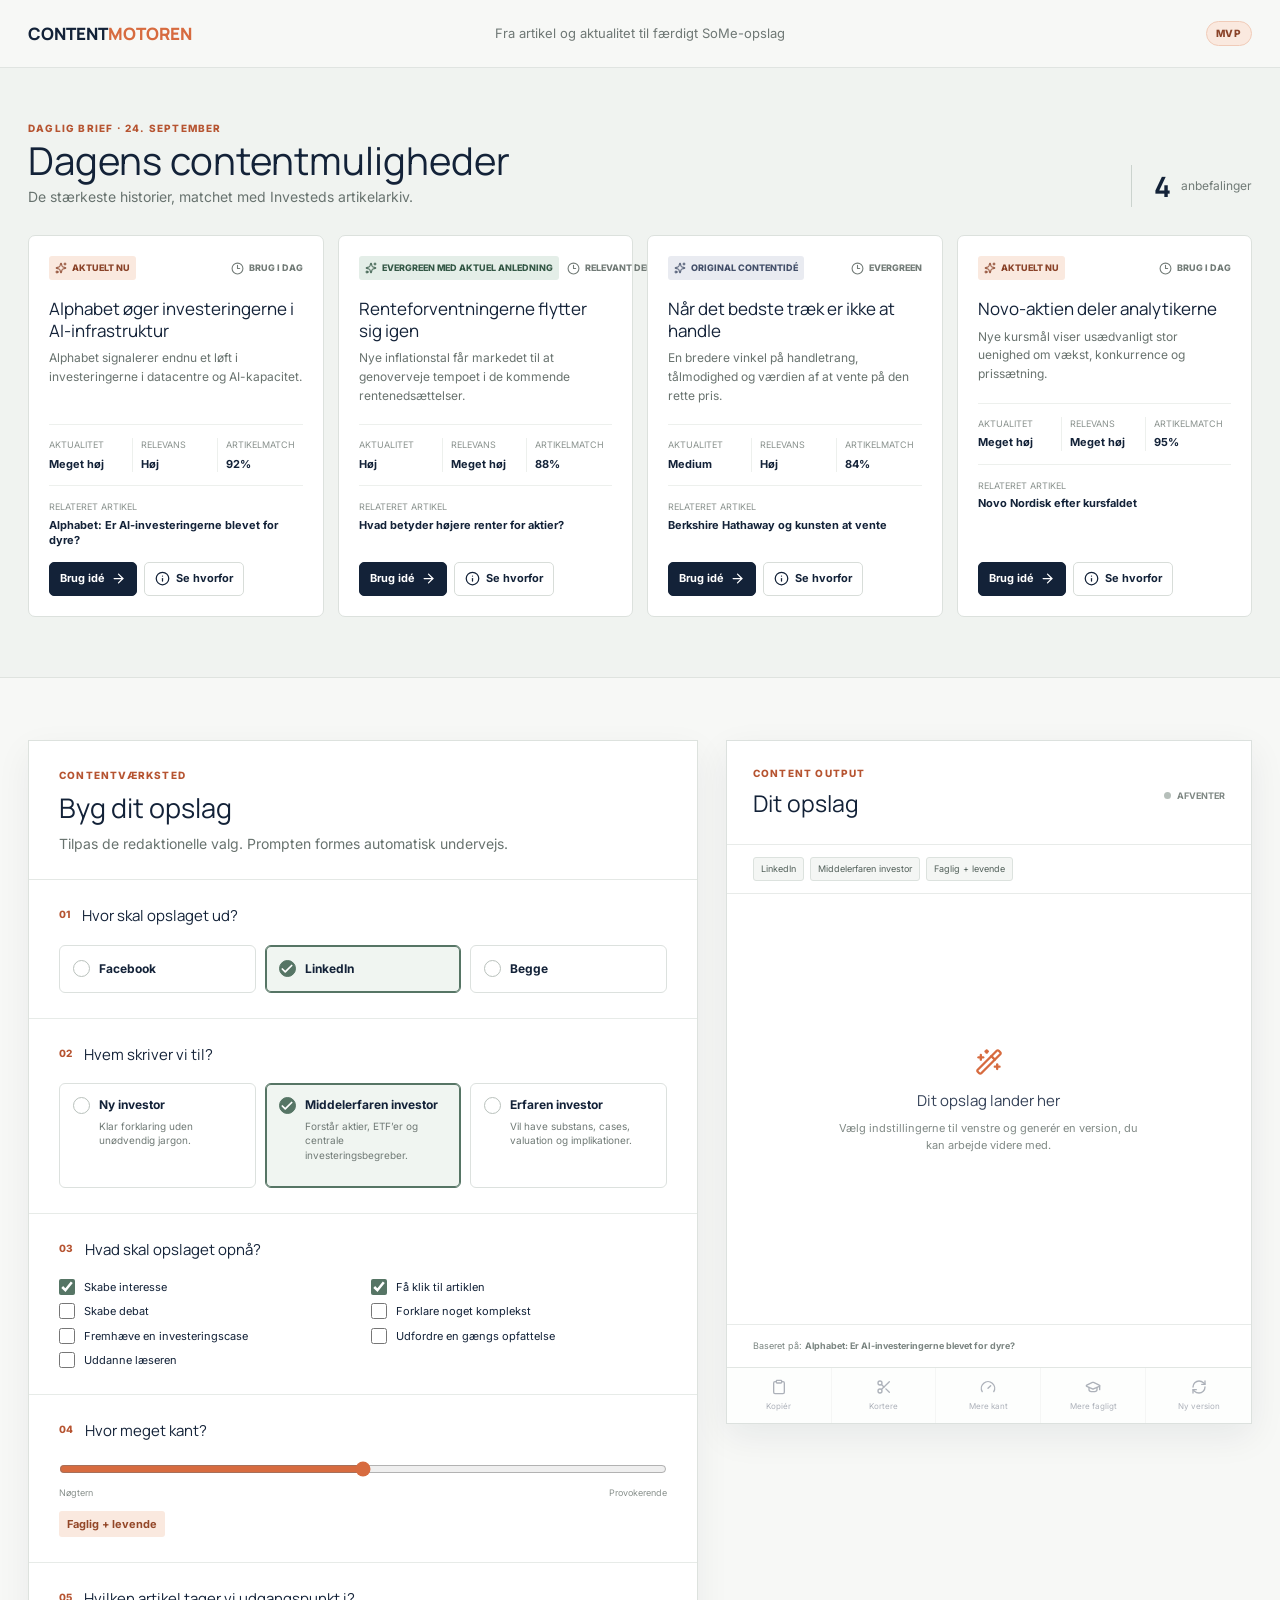
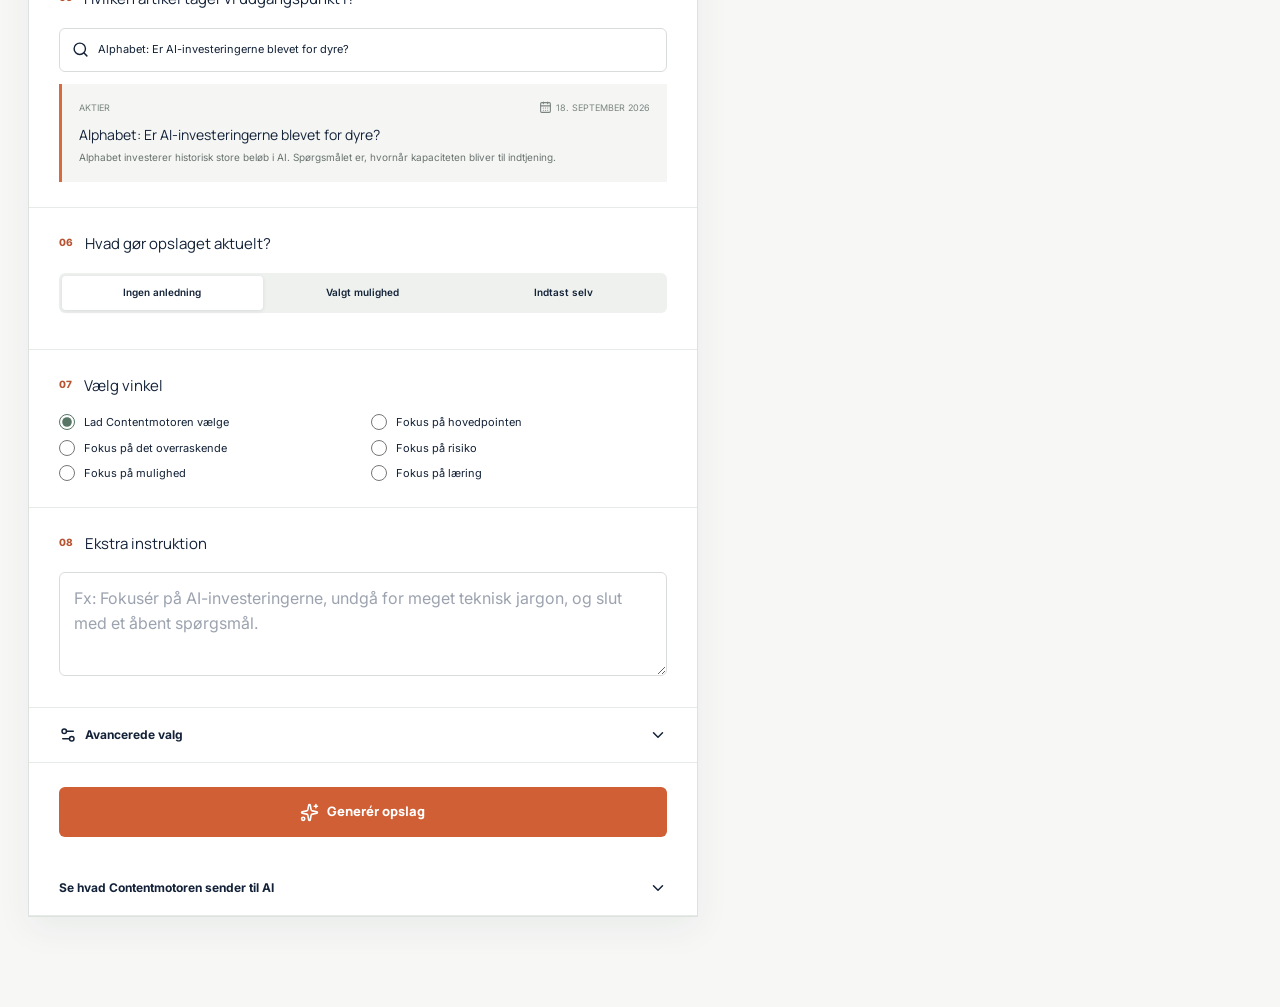
<file: index.html>
<!doctype html>
<html lang="da">
  <head>
    <meta charset="UTF-8" />
    <meta name="viewport" content="width=device-width, initial-scale=1.0" />
    <meta name="theme-color" content="#f7f8f6" />
    <title>Contentmotoren</title>
    <script type="module" crossorigin src="./app.js"></script>
    <link rel="stylesheet" crossorigin href="./app.css">
  </head>
  <body>
    <div id="root"></div>
  </body>
</html>
</file>
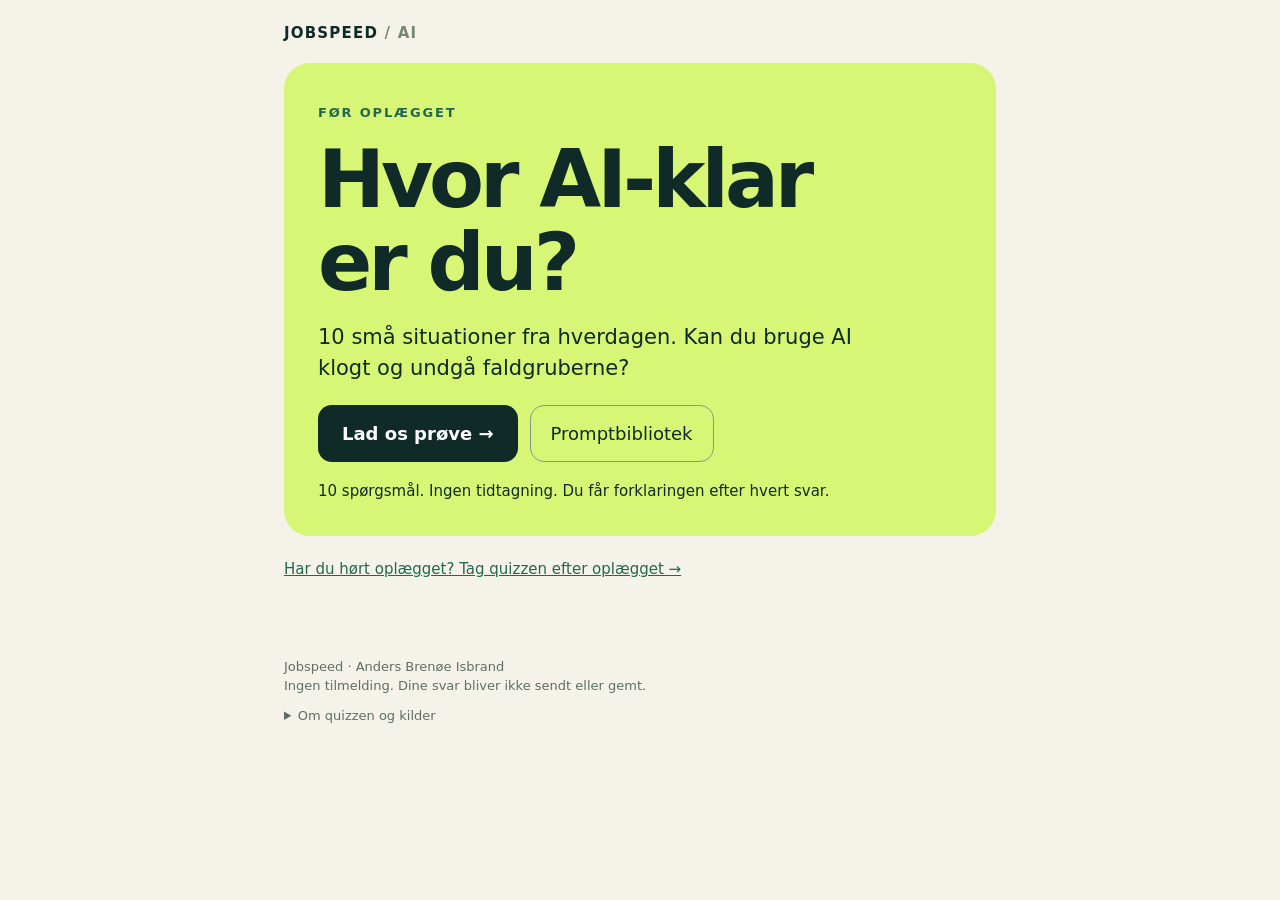
<file: ai/index.html>
<!doctype html><html lang="da"><head><meta charset="utf-8"><meta name="viewport" content="width=device-width,initial-scale=1"><meta name="theme-color" content="#102b27"><meta name="description" content="10 små situationer fra hverdagen. Prøv Jobspeeds gratis quiz om at bruge AI klogt og sikkert."><title>AI-klar? · Jobspeed</title><style>
:root{--bg:#f5f3e9;--ink:#102b27;--green:#23674f;--lime:#d7f675;--muted:#5f6d66;--line:#d9ded2}*{box-sizing:border-box}body{margin:0;background:var(--bg);color:var(--ink);font:18px/1.5 system-ui,sans-serif}header{max-width:760px;margin:auto;padding:22px 24px 0}.brand{font-weight:900;letter-spacing:.08em;font-size:15px}.brand span{color:#748773}main{max-width:760px;margin:18px auto;padding:0 24px 40px}h1{font-size:clamp(44px,9vw,80px);letter-spacing:-.05em;line-height:1.04;margin:14px 0 18px}h2{font-size:clamp(24px,4vw,34px);line-height:1.22;letter-spacing:-.02em;margin:12px 0 22px}h1:focus,h2:focus{outline:none}h3{margin:0 0 4px;font-size:21px}p{margin:8px 0 18px}.eyebrow{font-size:13px;text-transform:uppercase;letter-spacing:.14em;font-weight:800;color:var(--green)}.lead{font-size:21px;max-width:560px}.small{font-size:15px;margin:18px 0 0}.muted{color:var(--muted);font-size:15px}a{color:var(--green)}button,a{touch-action:manipulation}button{font:inherit;cursor:pointer}button:focus-visible,a:focus-visible,summary:focus-visible{outline:3px solid #bd5500;outline-offset:4px}.primary{border:0;border-radius:14px;padding:15px 24px;background:var(--ink);color:#fff;font-weight:750;min-height:54px}.primary:hover{background:var(--green)}.secondary{display:inline-flex;align-items:center;min-height:54px;background:transparent;border:1px solid #87998e;border-radius:14px;padding:13px 20px;color:var(--ink);text-decoration:none}.secondary:hover{background:#ffffff80}.hero{background:var(--lime);padding:34px;border-radius:26px;margin-bottom:22px}.hero .muted{color:var(--ink);margin:18px 0 0}.hero a{color:var(--ink)}.actions{display:flex;gap:12px;flex-wrap:wrap;margin-top:20px}.progress{height:8px;background:#dde3d8;border-radius:20px;overflow:hidden;margin:12px 0 24px}.progress>div{height:100%;background:var(--green);transition:width .3s}.meta{display:flex;justify-content:space-between;font-size:14px;font-weight:750}.card{background:#fff;border:1px solid var(--line);border-radius:22px;padding:28px;margin-bottom:22px}.answers{display:grid;gap:10px}.answer{text-align:left;display:flex;align-items:center;gap:14px;width:100%;border:2px solid #e1e6df;background:#fff;color:var(--ink);padding:15px;border-radius:14px;font-size:17px;min-height:58px}.answer:not(:disabled):hover{background:#f1f6df;border-color:#72985a}.letter{flex-shrink:0;border-radius:9px;background:#eff2ea;width:32px;height:32px;display:grid;place-items:center;font-weight:800}.answer:disabled{cursor:default;opacity:1}.answer.correct{background:#e7f5d4;border-color:#547b23}.answer.wrong{background:#fff0e7;border-color:#b65d32}.verdict{font-size:13px;font-weight:800;margin-left:auto;white-space:nowrap}.feedback{border-left:4px solid var(--green);padding:4px 0 4px 18px;margin:22px 0 0}.feedback p{margin:6px 0}.rule{background:#f1f6df;border-radius:10px;padding:10px 12px}.hint{margin:18px 0 0;font-size:15px;color:var(--muted)}.hint p{margin:8px 0 0}summary{cursor:pointer}.score{font-size:80px;line-height:1;font-weight:900;letter-spacing:-.06em;margin:6px 0 12px}.score span{font-size:32px}.rules{margin:0;padding:0;list-style:none;counter-reset:r}.rules li{counter-increment:r;display:flex;gap:12px;align-items:baseline;padding:13px 0;border-top:1px solid var(--line);font-size:17px}.rules li::before{content:counter(r);flex-shrink:0;width:24px;font-weight:800;color:var(--green)}.rules li span:first-of-type{flex:1}.tag{font-size:12px;font-weight:800;color:var(--green);white-space:nowrap}.rules .new .tag{color:#a04e22}footer{max-width:760px;margin:auto;padding:0 24px 32px;font-size:13px;color:var(--muted)}footer a{color:inherit}.confetti{position:fixed;inset:0;pointer-events:none;overflow:hidden}.confetti i{position:absolute;width:10px;height:18px;animation:fall 1.8s ease-in forwards}@keyframes fall{from{transform:translateY(-50px) rotate(0)}to{transform:translateY(105vh) rotate(480deg)}}@media(prefers-reduced-motion:reduce){*{animation:none!important;transition:none!important}.confetti{display:none}}@media(max-width:560px){header{padding:16px 16px 0}main{padding:0 16px 32px;margin-top:12px}.hero{padding:24px}.card{padding:20px}.answer{padding:13px;font-size:16px}.lead{font-size:19px}.verdict{font-size:11px}.rules li{flex-wrap:wrap}.rules .tag{margin-left:36px}}[hidden]{display:none!important}
</style></head><body data-quiz="intro"><header><div class="brand">JOBSPEED<span> / AI</span></div></header><main id="app"></main><footer>Jobspeed · Anders Brenøe Isbrand<br>Ingen tilmelding. Dine svar bliver ikke sendt eller gemt.<details style="margin-top:10px"><summary>Om quizzen og kilder</summary><p>Ét rigtigt svar pr. spørgsmål. 100 point pr. rigtigt svar og ingen ekstra point for at være hurtig. Spørgsmålene bygger på Jobspeeds undervisning i AI.</p><a href="https://digst.dk/kunstig-intelligens/guides-til-brug-af-kunstig-intelligens/guide-til-borgere/" target="_blank" rel="noopener">Digitaliseringsstyrelsen: guide til borgere</a> · <a href="https://help.openai.com/en/articles/10032626-prompt-engineering-best-practices-for-chatgpt" target="_blank" rel="noopener">OpenAI: gode prompts</a> · <a href="https://www.anthropic.com/engineering/building-effective-agents" target="_blank" rel="noopener">Anthropic: AI, der handler selv</a></details></footer><script src="quiz.js"></script></body></html>
</file>
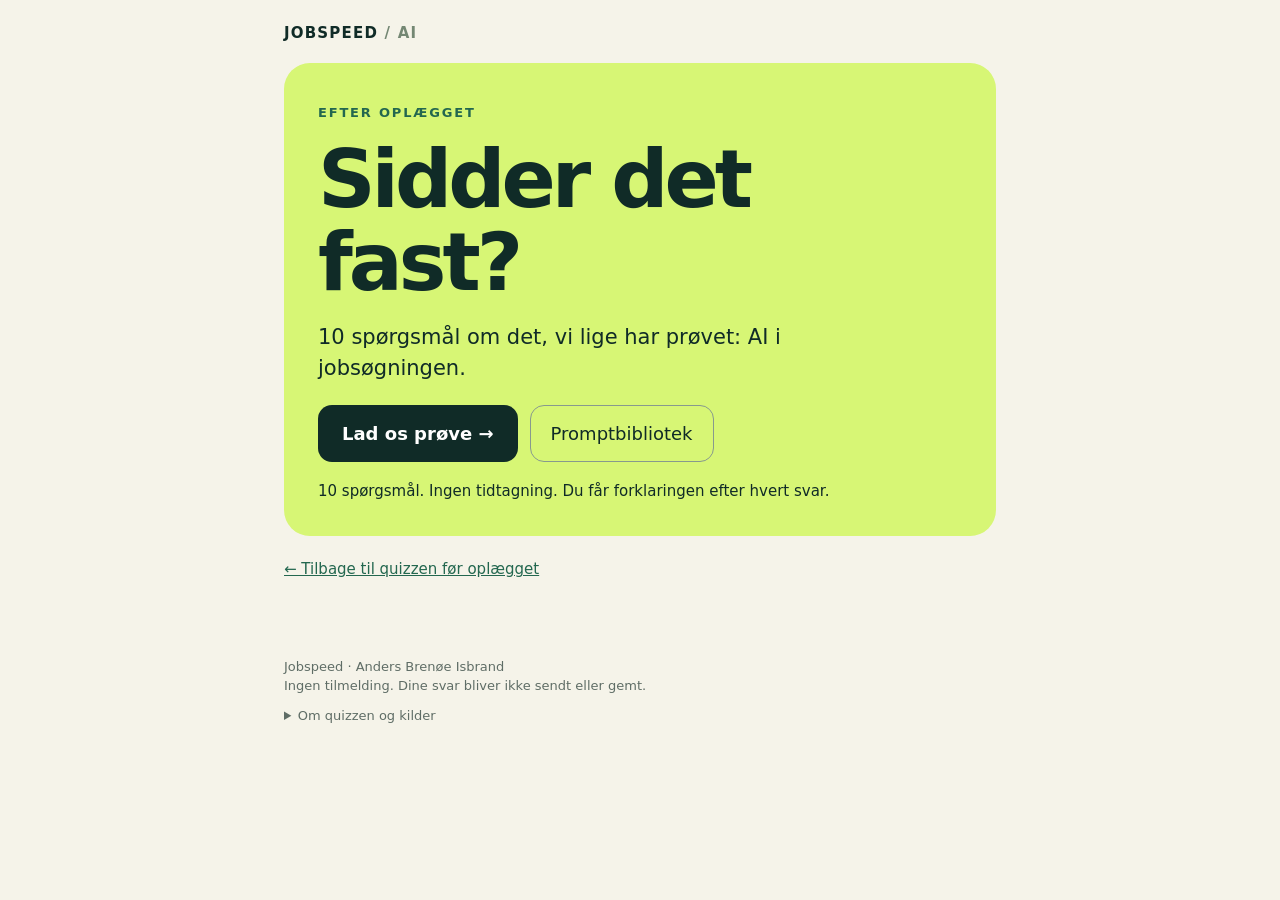
<file: ai/efter.html>
<!doctype html><html lang="da"><head><meta charset="utf-8"><meta name="viewport" content="width=device-width,initial-scale=1"><meta name="theme-color" content="#102b27"><meta name="description" content="10 spørgsmål efter oplægget om AI i jobsøgningen. Gratis og uden tilmelding."><title>Sidder det fast? · Jobspeed</title><style>
:root{--bg:#f5f3e9;--ink:#102b27;--green:#23674f;--lime:#d7f675;--muted:#5f6d66;--line:#d9ded2}*{box-sizing:border-box}body{margin:0;background:var(--bg);color:var(--ink);font:18px/1.5 system-ui,sans-serif}header{max-width:760px;margin:auto;padding:22px 24px 0}.brand{font-weight:900;letter-spacing:.08em;font-size:15px}.brand span{color:#748773}main{max-width:760px;margin:18px auto;padding:0 24px 40px}h1{font-size:clamp(44px,9vw,80px);letter-spacing:-.05em;line-height:1.04;margin:14px 0 18px}h2{font-size:clamp(24px,4vw,34px);line-height:1.22;letter-spacing:-.02em;margin:12px 0 22px}h1:focus,h2:focus{outline:none}h3{margin:0 0 4px;font-size:21px}p{margin:8px 0 18px}.eyebrow{font-size:13px;text-transform:uppercase;letter-spacing:.14em;font-weight:800;color:var(--green)}.lead{font-size:21px;max-width:560px}.small{font-size:15px;margin:18px 0 0}.muted{color:var(--muted);font-size:15px}a{color:var(--green)}button,a{touch-action:manipulation}button{font:inherit;cursor:pointer}button:focus-visible,a:focus-visible,summary:focus-visible{outline:3px solid #bd5500;outline-offset:4px}.primary{border:0;border-radius:14px;padding:15px 24px;background:var(--ink);color:#fff;font-weight:750;min-height:54px}.primary:hover{background:var(--green)}.secondary{display:inline-flex;align-items:center;min-height:54px;background:transparent;border:1px solid #87998e;border-radius:14px;padding:13px 20px;color:var(--ink);text-decoration:none}.secondary:hover{background:#ffffff80}.hero{background:var(--lime);padding:34px;border-radius:26px;margin-bottom:22px}.hero .muted{color:var(--ink);margin:18px 0 0}.hero a{color:var(--ink)}.actions{display:flex;gap:12px;flex-wrap:wrap;margin-top:20px}.progress{height:8px;background:#dde3d8;border-radius:20px;overflow:hidden;margin:12px 0 24px}.progress>div{height:100%;background:var(--green);transition:width .3s}.meta{display:flex;justify-content:space-between;font-size:14px;font-weight:750}.card{background:#fff;border:1px solid var(--line);border-radius:22px;padding:28px;margin-bottom:22px}.answers{display:grid;gap:10px}.answer{text-align:left;display:flex;align-items:center;gap:14px;width:100%;border:2px solid #e1e6df;background:#fff;color:var(--ink);padding:15px;border-radius:14px;font-size:17px;min-height:58px}.answer:not(:disabled):hover{background:#f1f6df;border-color:#72985a}.letter{flex-shrink:0;border-radius:9px;background:#eff2ea;width:32px;height:32px;display:grid;place-items:center;font-weight:800}.answer:disabled{cursor:default;opacity:1}.answer.correct{background:#e7f5d4;border-color:#547b23}.answer.wrong{background:#fff0e7;border-color:#b65d32}.verdict{font-size:13px;font-weight:800;margin-left:auto;white-space:nowrap}.feedback{border-left:4px solid var(--green);padding:4px 0 4px 18px;margin:22px 0 0}.feedback p{margin:6px 0}.rule{background:#f1f6df;border-radius:10px;padding:10px 12px}.hint{margin:18px 0 0;font-size:15px;color:var(--muted)}.hint p{margin:8px 0 0}summary{cursor:pointer}.score{font-size:80px;line-height:1;font-weight:900;letter-spacing:-.06em;margin:6px 0 12px}.score span{font-size:32px}.rules{margin:0;padding:0;list-style:none;counter-reset:r}.rules li{counter-increment:r;display:flex;gap:12px;align-items:baseline;padding:13px 0;border-top:1px solid var(--line);font-size:17px}.rules li::before{content:counter(r);flex-shrink:0;width:24px;font-weight:800;color:var(--green)}.rules li span:first-of-type{flex:1}.tag{font-size:12px;font-weight:800;color:var(--green);white-space:nowrap}.rules .new .tag{color:#a04e22}footer{max-width:760px;margin:auto;padding:0 24px 32px;font-size:13px;color:var(--muted)}footer a{color:inherit}.confetti{position:fixed;inset:0;pointer-events:none;overflow:hidden}.confetti i{position:absolute;width:10px;height:18px;animation:fall 1.8s ease-in forwards}@keyframes fall{from{transform:translateY(-50px) rotate(0)}to{transform:translateY(105vh) rotate(480deg)}}@media(prefers-reduced-motion:reduce){*{animation:none!important;transition:none!important}.confetti{display:none}}@media(max-width:560px){header{padding:16px 16px 0}main{padding:0 16px 32px;margin-top:12px}.hero{padding:24px}.card{padding:20px}.answer{padding:13px;font-size:16px}.lead{font-size:19px}.verdict{font-size:11px}.rules li{flex-wrap:wrap}.rules .tag{margin-left:36px}}[hidden]{display:none!important}
</style></head><body data-quiz="outro"><header><div class="brand">JOBSPEED<span> / AI</span></div></header><main id="app"></main><footer>Jobspeed · Anders Brenøe Isbrand<br>Ingen tilmelding. Dine svar bliver ikke sendt eller gemt.<details style="margin-top:10px"><summary>Om quizzen og kilder</summary><p>Ét rigtigt svar pr. spørgsmål. 100 point pr. rigtigt svar og ingen ekstra point for at være hurtig. Spørgsmålene bygger på Jobspeeds undervisning i AI.</p><a href="https://digst.dk/kunstig-intelligens/guides-til-brug-af-kunstig-intelligens/guide-til-borgere/" target="_blank" rel="noopener">Digitaliseringsstyrelsen: guide til borgere</a> · <a href="https://help.openai.com/en/articles/10032626-prompt-engineering-best-practices-for-chatgpt" target="_blank" rel="noopener">OpenAI: gode prompts</a> · <a href="https://www.anthropic.com/engineering/building-effective-agents" target="_blank" rel="noopener">Anthropic: AI, der handler selv</a></details></footer><script src="quiz.js"></script></body></html>
</file>
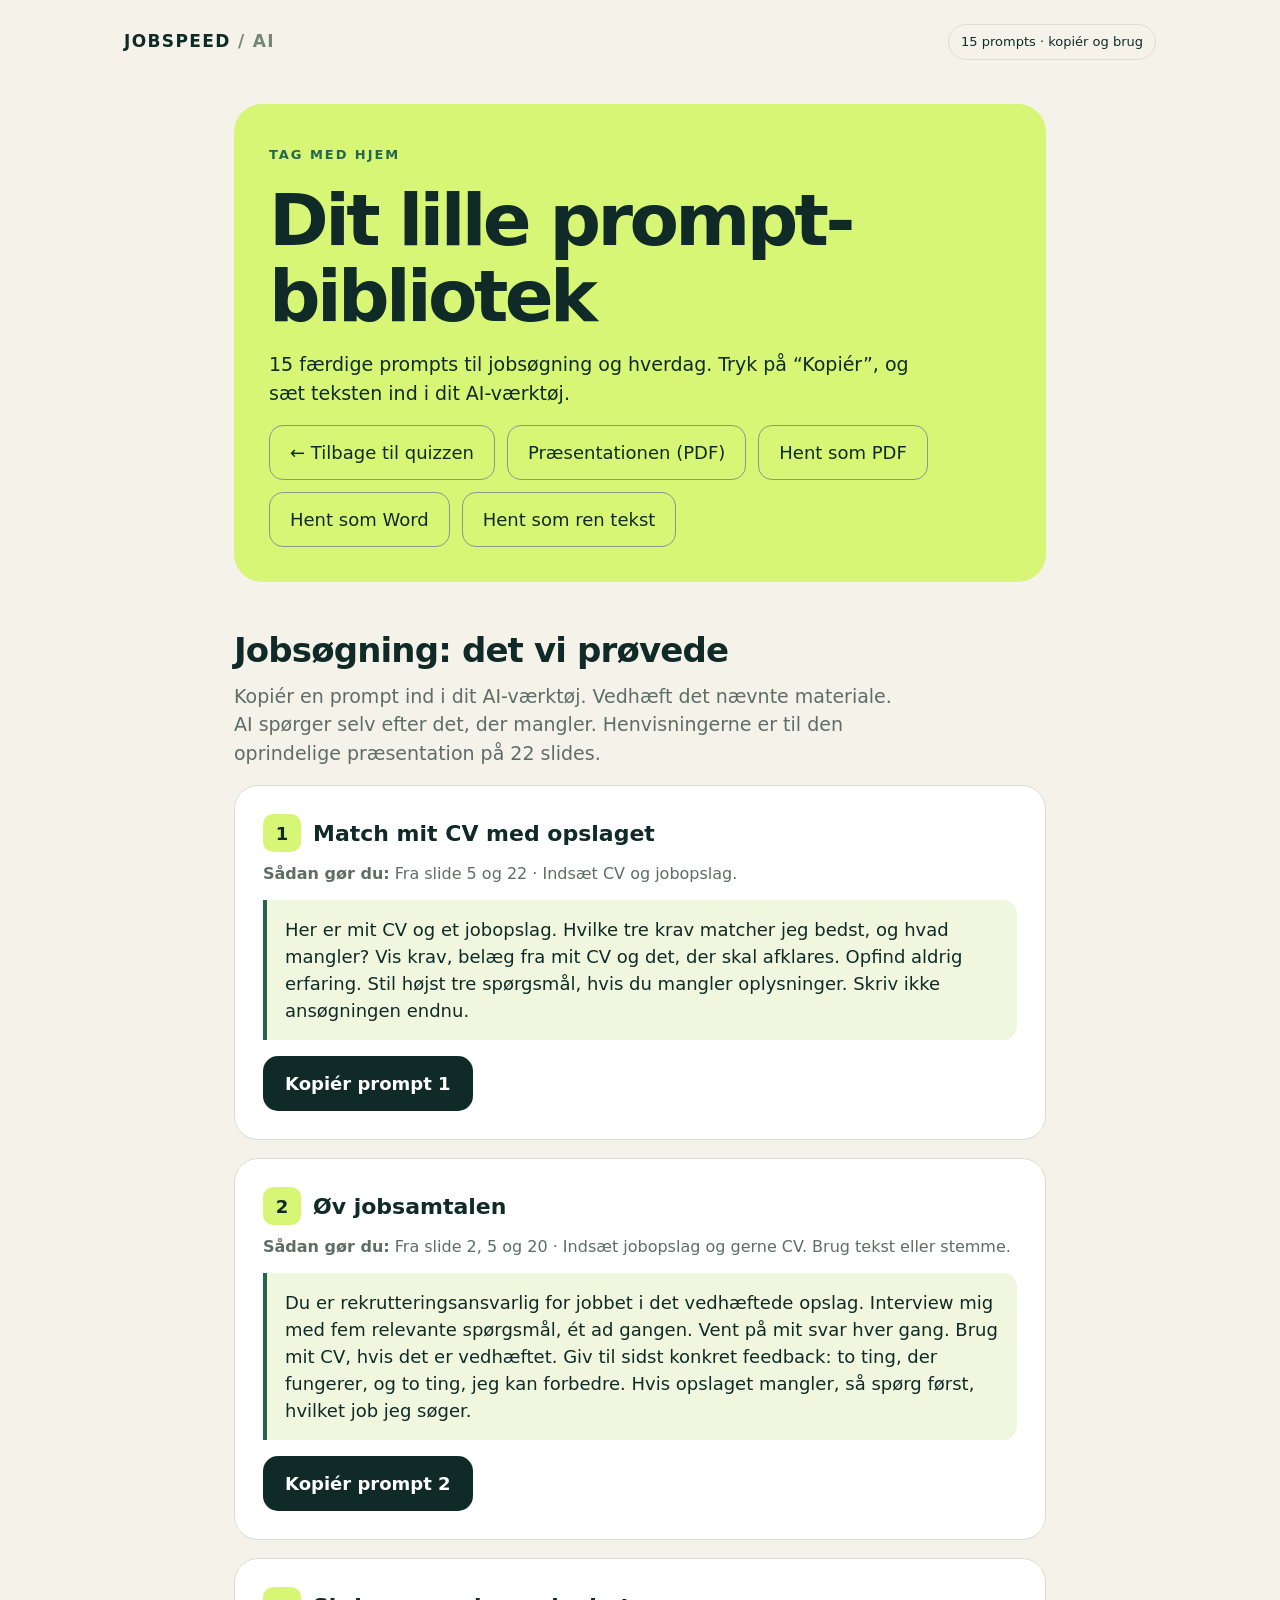
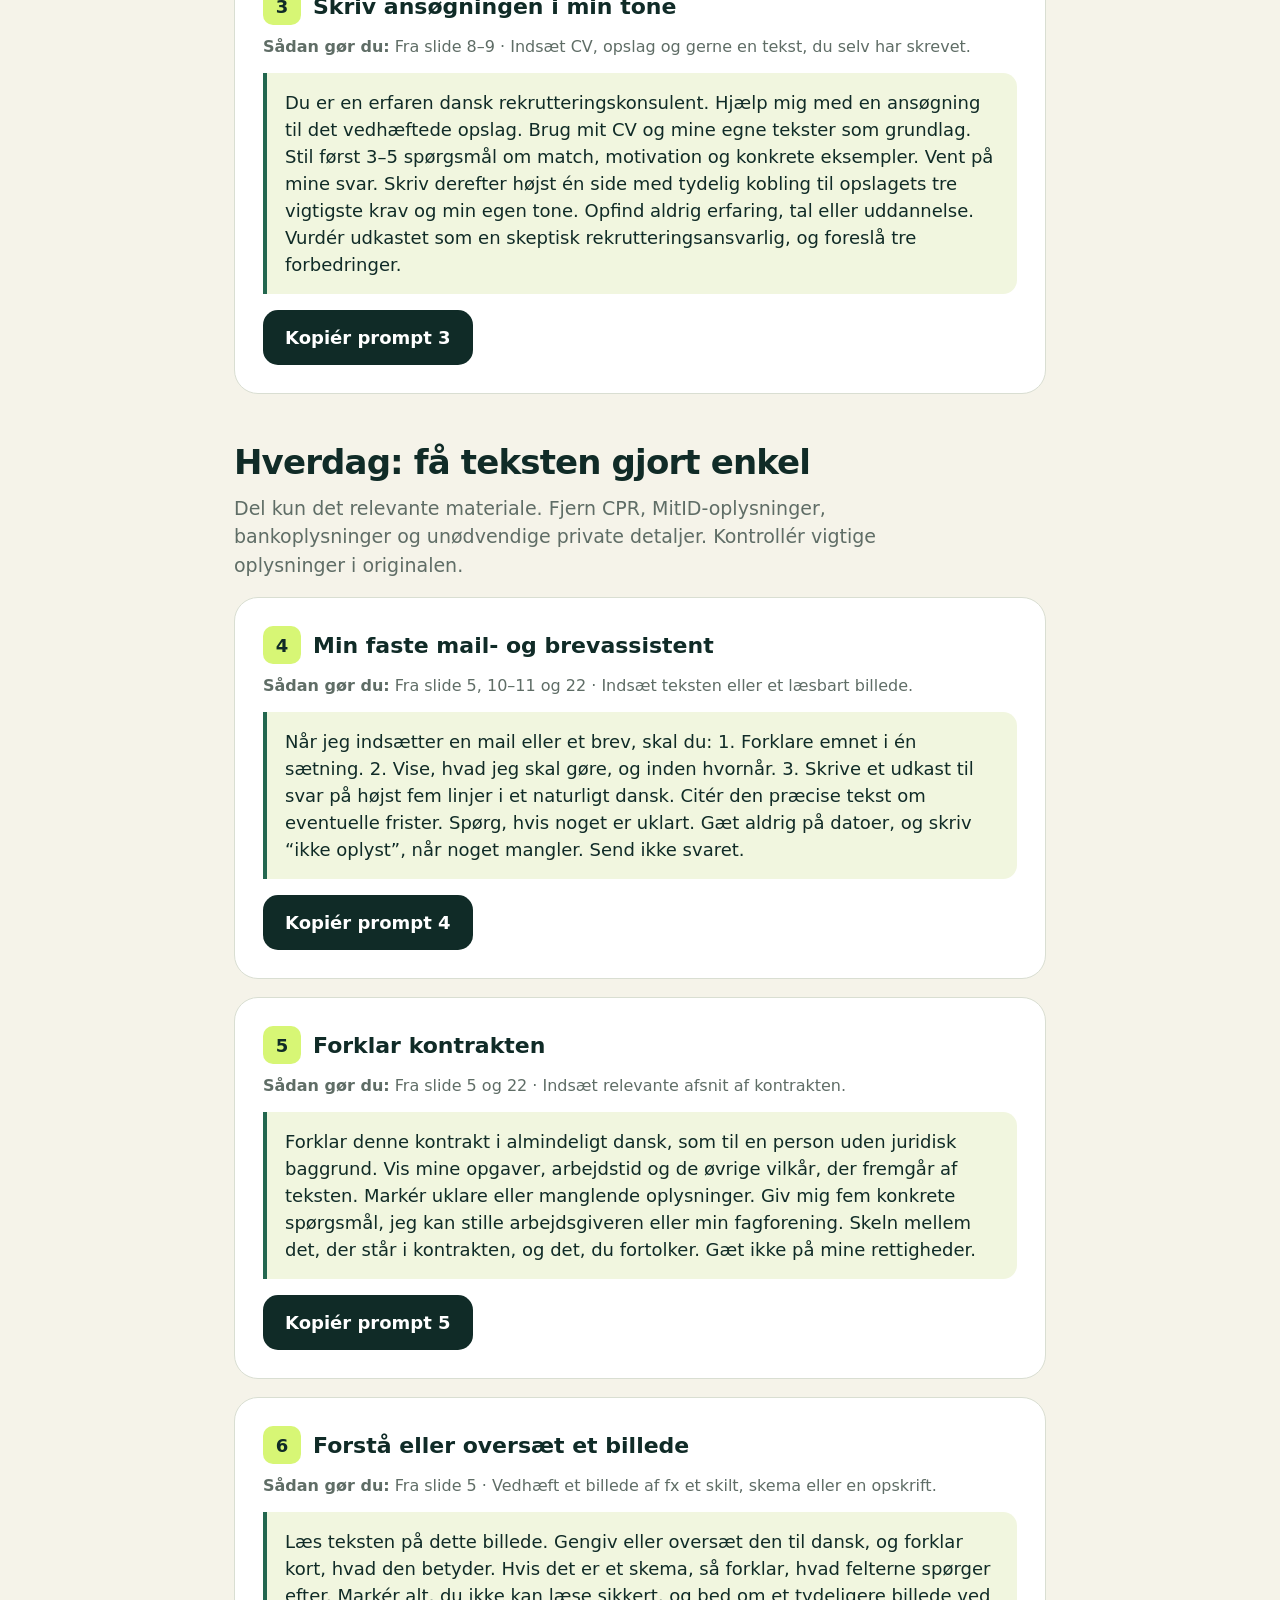
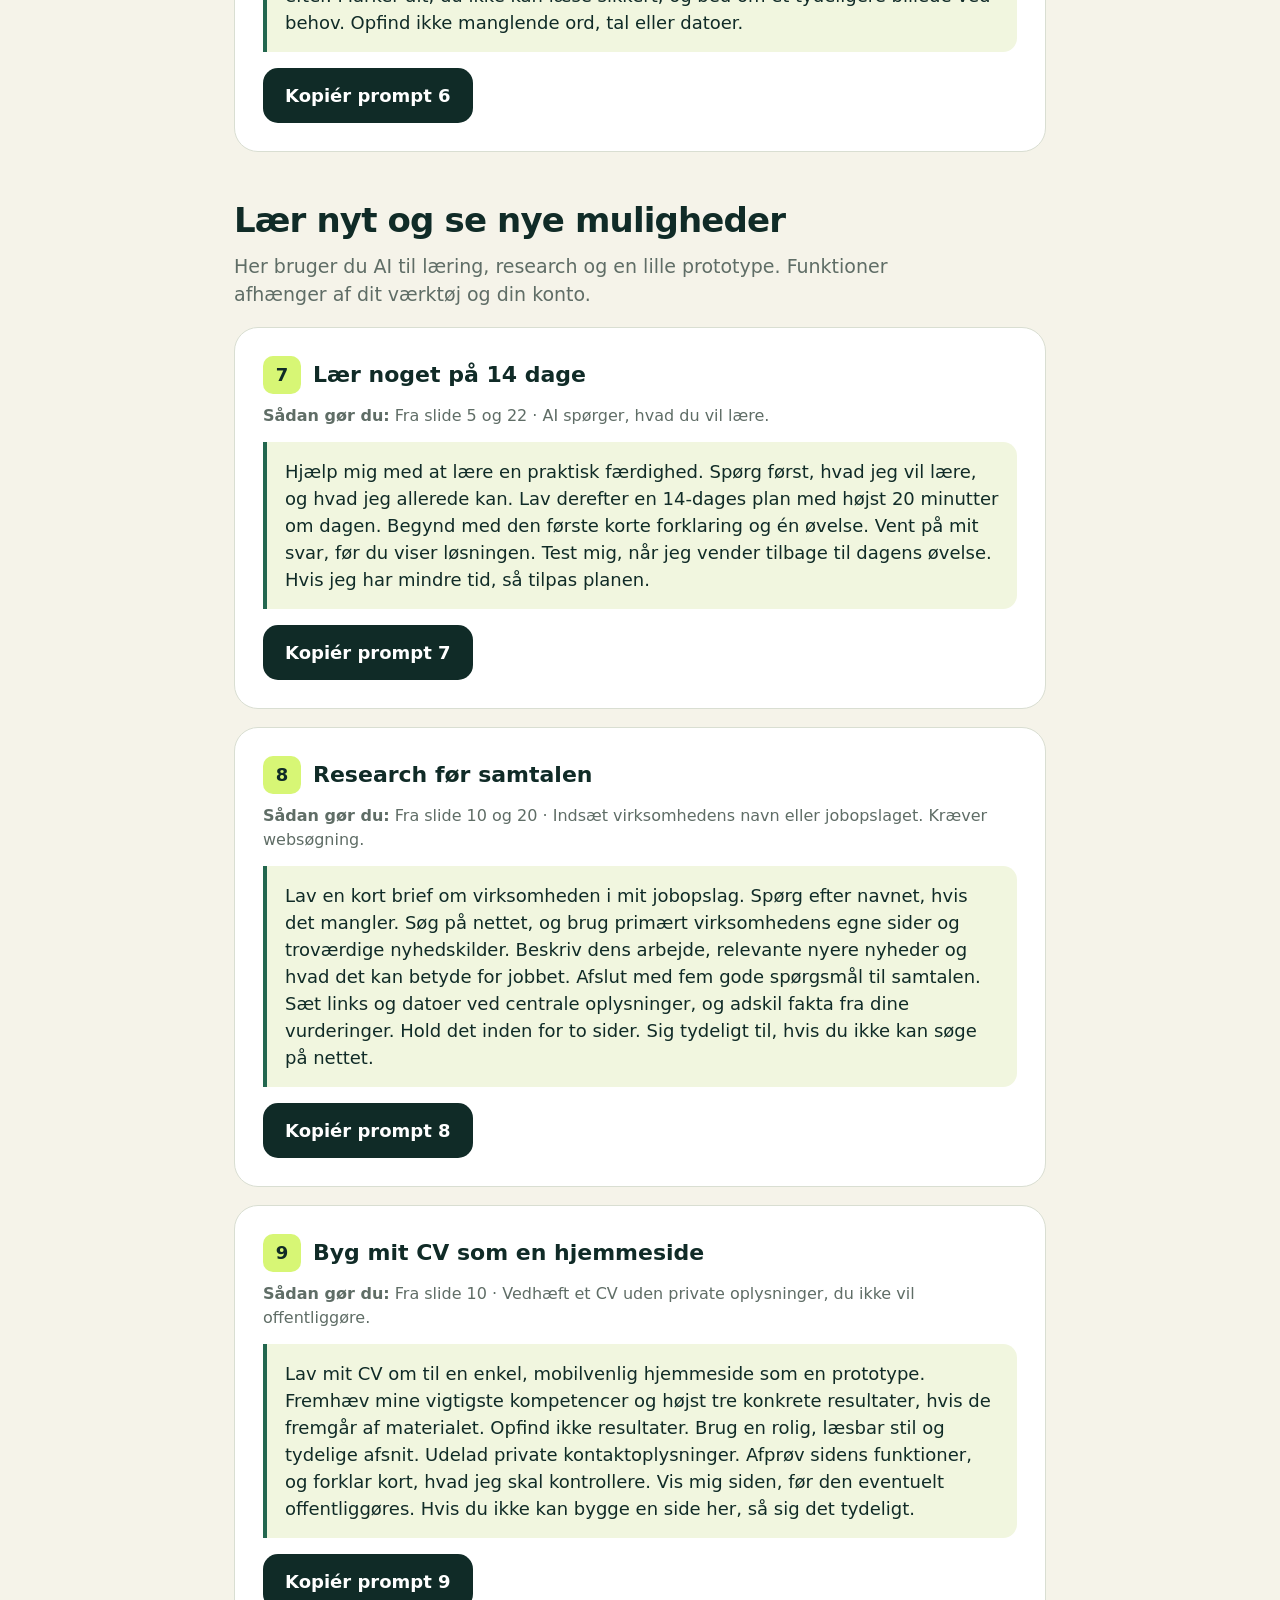
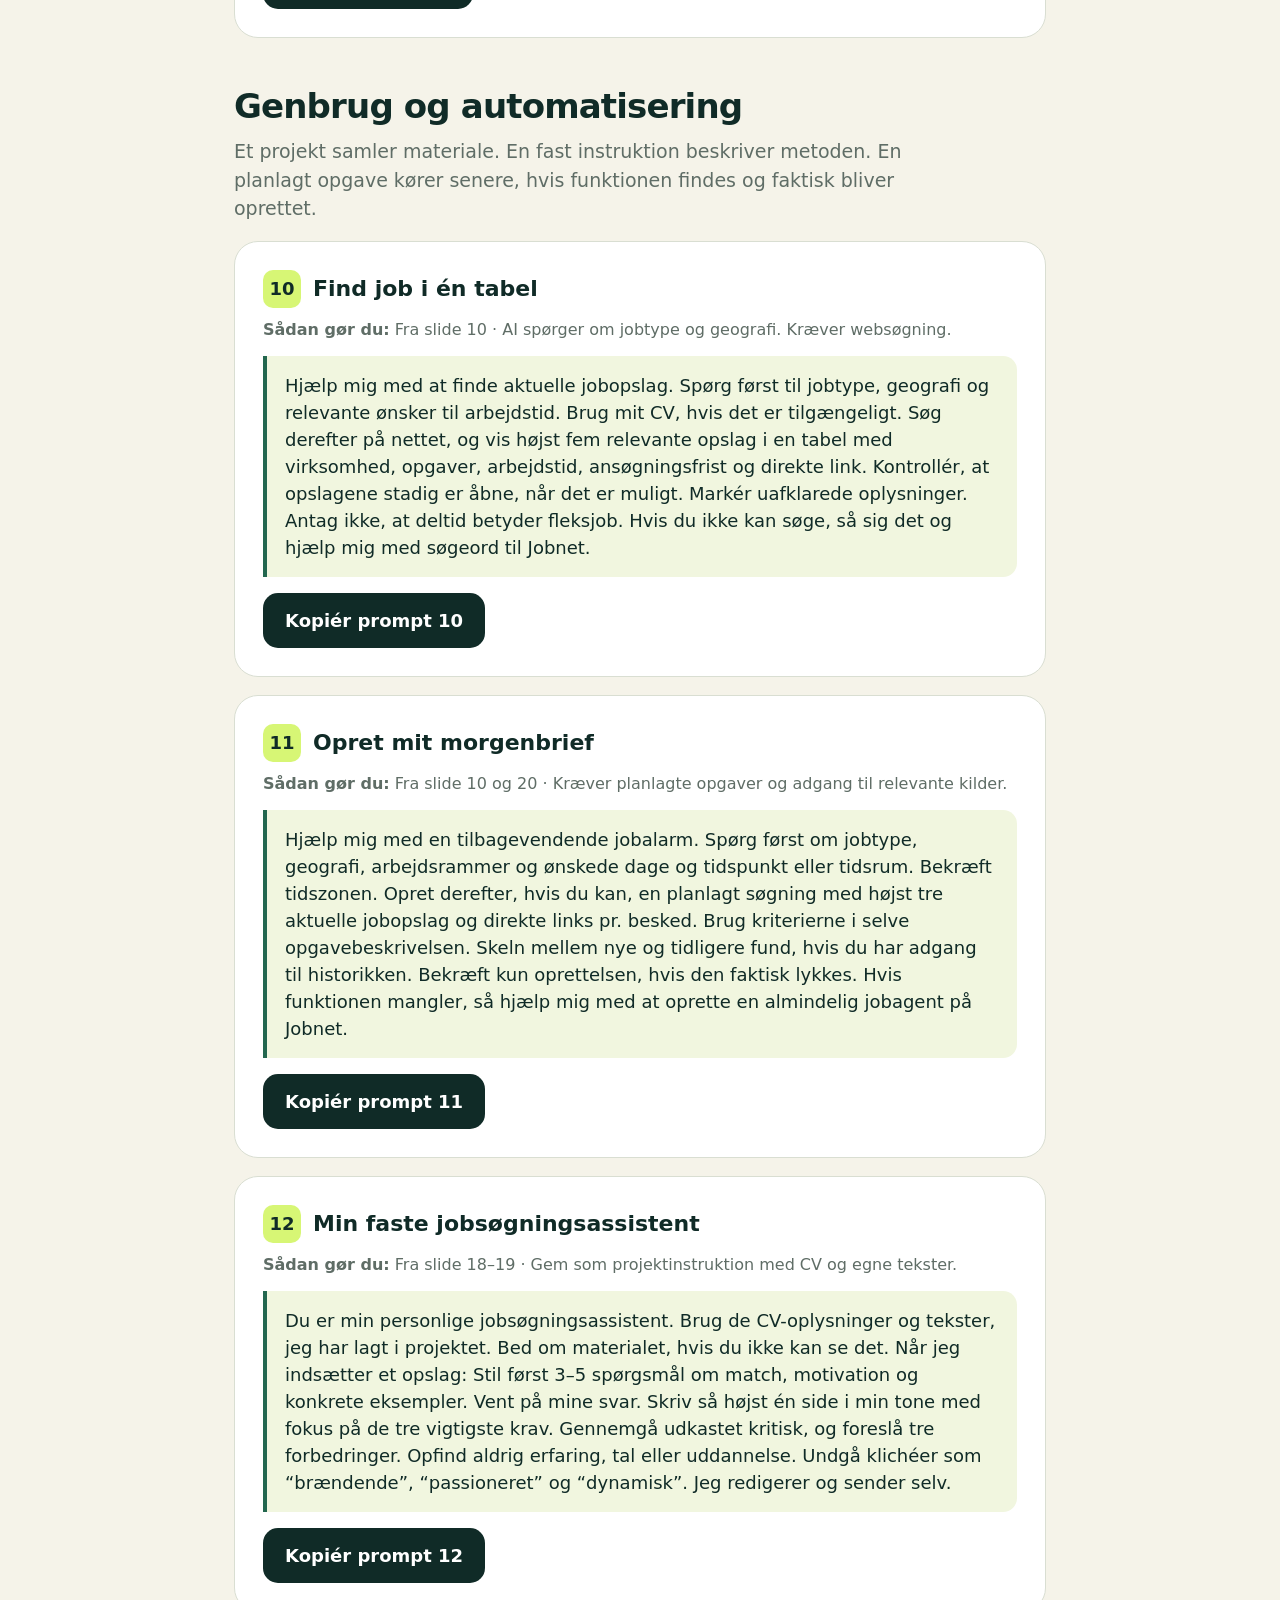
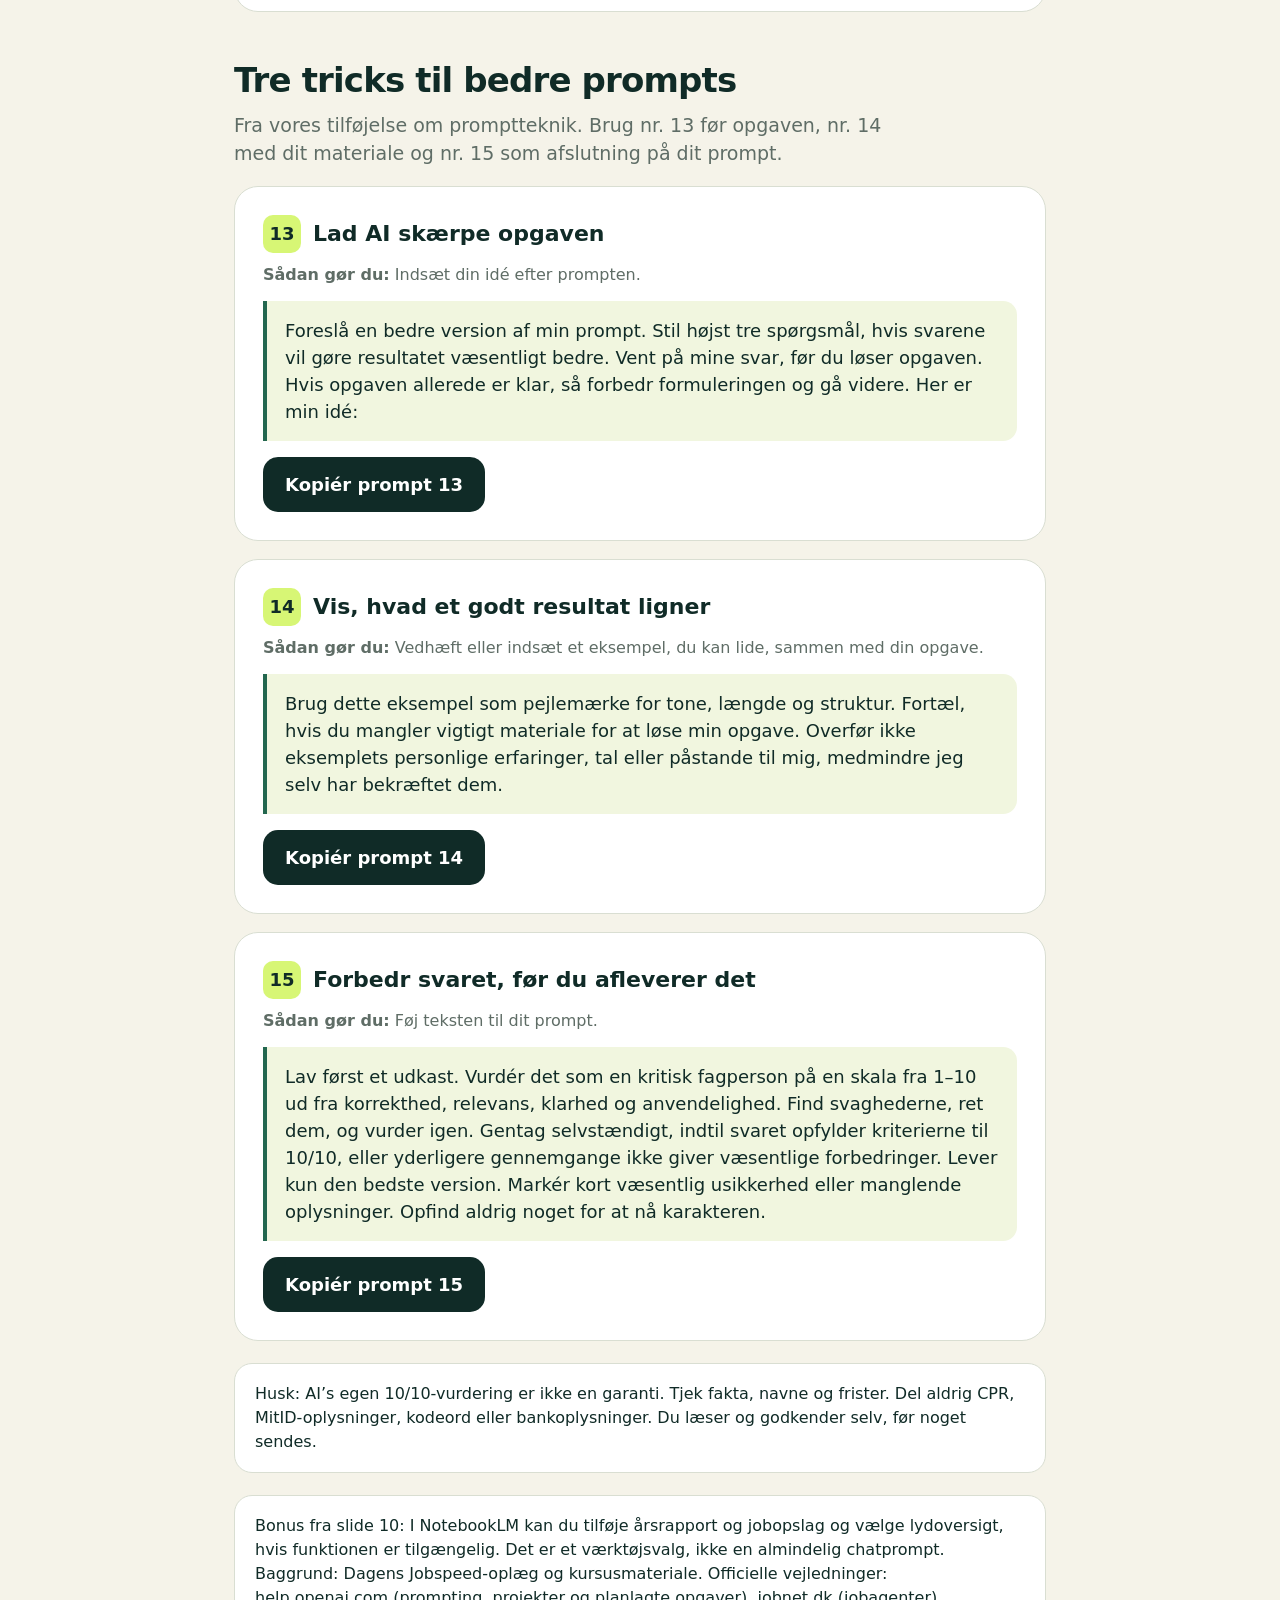
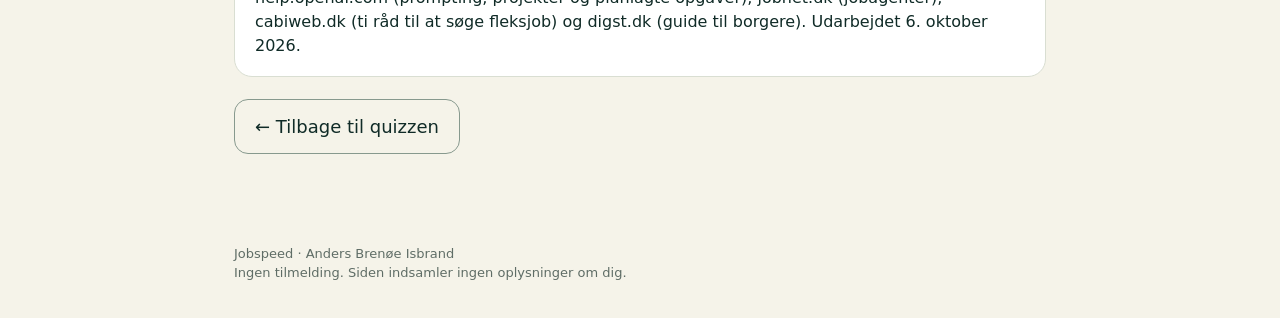
<file: ai/prompts.html>
<!doctype html><html lang="da"><head><meta charset="utf-8"><meta name="viewport" content="width=device-width,initial-scale=1"><meta name="theme-color" content="#102b27"><meta name="description" content="15 færdige prompts til jobsøgning og hverdag fra Jobspeeds AI-lektion. Kopiér og brug dem i dit eget AI-værktøj."><title>Promptbibliotek · Jobspeed</title><style>
:root{--bg:#f5f3e9;--ink:#102b27;--green:#23674f;--lime:#d7f675;--muted:#5f6d66;--line:#d9ded2}*{box-sizing:border-box}body{margin:0;background:var(--bg);color:var(--ink);font:18px/1.5 system-ui,sans-serif}header{max-width:1080px;margin:auto;padding:24px;display:flex;justify-content:space-between;align-items:center;gap:12px}.brand{font-weight:900;letter-spacing:.08em;font-size:17px}.pill{font-size:13px;border:1px solid var(--line);border-radius:30px;padding:7px 12px}main{max-width:860px;margin:20px auto;padding:0 24px 55px}h1{font-size:clamp(40px,8vw,72px);letter-spacing:-.05em;line-height:1.06;margin:16px 0}h2{font-size:clamp(25px,4vw,34px);line-height:1.22;letter-spacing:-.025em;margin:48px 0 8px}h3{margin:0 0 10px;font-size:22px;display:flex;gap:12px;align-items:center}p{margin:10px 0 18px}.eyebrow{font-size:13px;text-transform:uppercase;letter-spacing:.15em;font-weight:800;color:var(--green)}.lead{font-size:19px;color:var(--muted);max-width:680px}.hero{background:var(--lime);padding:35px;border-radius:28px;margin-bottom:10px}.hero .lead{color:var(--ink)}button,a{touch-action:manipulation}button{font:inherit;cursor:pointer}button:focus-visible,a:focus-visible,pre:focus-visible{outline:3px solid #bd5500;outline-offset:4px}.primary{border:0;border-radius:15px;padding:14px 22px;background:var(--ink);color:#fff;font-weight:750;min-height:54px}.primary:hover{background:var(--green)}.secondary{display:inline-flex;align-items:center;min-height:54px;background:transparent;border:1px solid #87998e;border-radius:14px;padding:13px 20px;color:var(--ink);text-decoration:none}.secondary:hover{background:#ffffff80}.actions{display:flex;gap:12px;flex-wrap:wrap;align-items:center;margin-top:16px}.muted{color:var(--muted);font-size:15px}.card{background:#fff;border:1px solid var(--line);border-radius:24px;padding:28px;margin:18px 0}.num{flex-shrink:0;border-radius:10px;background:var(--lime);width:38px;height:38px;display:grid;place-items:center;font-weight:800;font-size:18px}.how{font-size:16px;color:var(--muted);margin:0 0 14px}.text{font:inherit;white-space:pre-wrap;overflow-wrap:anywhere;margin:0;background:#f1f6df;border-left:4px solid var(--green);border-radius:0 14px 14px 0;padding:16px 18px}.note{background:#fff;border:1px solid var(--line);border-radius:18px;padding:18px 20px;font-size:16px;margin:22px 0}footer{max-width:860px;margin:auto;padding:15px 24px 35px;font-size:13px;color:var(--muted)}@media(prefers-reduced-motion:reduce){*{animation:none!important;transition:none!important;scroll-behavior:auto!important}}@media(max-width:560px){header{padding:18px}main{padding:0 16px;margin-top:8px}.hero{padding:25px}.card{padding:20px}.pill{font-size:11px}.lead{font-size:18px}}@media print{.actions,header .pill{display:none}}
</style></head><body><header><div class="brand">JOBSPEED<span style="color:#748773"> / AI</span></div><span class="pill">15 prompts · kopiér og brug</span></header><main><section class="hero"><span class="eyebrow">Tag med hjem</span><h1>Dit lille prompt&shy;bibliotek</h1><p class="lead">15 færdige prompts til jobsøgning og hverdag. Tryk på “Kopiér”, og sæt teksten ind i dit AI-værktøj.</p><div class="actions"><a class="secondary" href="./">← Tilbage til quizzen</a><a class="secondary" href="Jobspeed_AI_i_jobsoegningen.pdf">Præsentationen (PDF)</a><a class="secondary" href="Jobspeed_promptbibliotek.pdf" download>Hent som PDF</a><a class="secondary" href="Jobspeed_promptbibliotek.docx" download>Hent som Word</a><a class="secondary" href="Jobspeed_promptbibliotek.txt" download>Hent som ren tekst</a></div></section>
<h2>Jobsøgning: det vi prøvede</h2><p class="lead">Kopiér en prompt ind i dit AI-værktøj. Vedhæft det nævnte materiale. AI spørger selv efter det, der mangler. Henvisningerne er til den oprindelige præsentation på 22 slides.</p>
<article class="card prompt" id="p1"><h3><span class="num">1</span>Match mit CV med opslaget</h3><p class="how"><strong>Sådan gør du:</strong> Fra slide 5 og 22 · Indsæt CV og jobopslag.</p><pre class="text" id="t1" tabindex="0" aria-label="Prompt 1">Her er mit CV og et jobopslag. Hvilke tre krav matcher jeg bedst, og hvad mangler? Vis krav, belæg fra mit CV og det, der skal afklares. Opfind aldrig erfaring. Stil højst tre spørgsmål, hvis du mangler oplysninger. Skriv ikke ansøgningen endnu.</pre><div class="actions"><button class="primary copy" data-t="t1">Kopiér prompt 1</button><span class="status muted" role="status"></span></div></article>
<article class="card prompt" id="p2"><h3><span class="num">2</span>Øv jobsamtalen</h3><p class="how"><strong>Sådan gør du:</strong> Fra slide 2, 5 og 20 · Indsæt jobopslag og gerne CV. Brug tekst eller stemme.</p><pre class="text" id="t2" tabindex="0" aria-label="Prompt 2">Du er rekrutteringsansvarlig for jobbet i det vedhæftede opslag. Interview mig med fem relevante spørgsmål, ét ad gangen. Vent på mit svar hver gang. Brug mit CV, hvis det er vedhæftet. Giv til sidst konkret feedback: to ting, der fungerer, og to ting, jeg kan forbedre. Hvis opslaget mangler, så spørg først, hvilket job jeg søger.</pre><div class="actions"><button class="primary copy" data-t="t2">Kopiér prompt 2</button><span class="status muted" role="status"></span></div></article>
<article class="card prompt" id="p3"><h3><span class="num">3</span>Skriv ansøgningen i min tone</h3><p class="how"><strong>Sådan gør du:</strong> Fra slide 8–9 · Indsæt CV, opslag og gerne en tekst, du selv har skrevet.</p><pre class="text" id="t3" tabindex="0" aria-label="Prompt 3">Du er en erfaren dansk rekrutteringskonsulent. Hjælp mig med en ansøgning til det vedhæftede opslag. Brug mit CV og mine egne tekster som grundlag. Stil først 3–5 spørgsmål om match, motivation og konkrete eksempler. Vent på mine svar. Skriv derefter højst én side med tydelig kobling til opslagets tre vigtigste krav og min egen tone. Opfind aldrig erfaring, tal eller uddannelse. Vurdér udkastet som en skeptisk rekrutteringsansvarlig, og foreslå tre forbedringer.</pre><div class="actions"><button class="primary copy" data-t="t3">Kopiér prompt 3</button><span class="status muted" role="status"></span></div></article>
<h2>Hverdag: få teksten gjort enkel</h2><p class="lead">Del kun det relevante materiale. Fjern CPR, MitID-oplysninger, bankoplysninger og unødvendige private detaljer. Kontrollér vigtige oplysninger i originalen.</p>
<article class="card prompt" id="p4"><h3><span class="num">4</span>Min faste mail- og brevassistent</h3><p class="how"><strong>Sådan gør du:</strong> Fra slide 5, 10–11 og 22 · Indsæt teksten eller et læsbart billede.</p><pre class="text" id="t4" tabindex="0" aria-label="Prompt 4">Når jeg indsætter en mail eller et brev, skal du: 1. Forklare emnet i én sætning. 2. Vise, hvad jeg skal gøre, og inden hvornår. 3. Skrive et udkast til svar på højst fem linjer i et naturligt dansk. Citér den præcise tekst om eventuelle frister. Spørg, hvis noget er uklart. Gæt aldrig på datoer, og skriv “ikke oplyst”, når noget mangler. Send ikke svaret.</pre><div class="actions"><button class="primary copy" data-t="t4">Kopiér prompt 4</button><span class="status muted" role="status"></span></div></article>
<article class="card prompt" id="p5"><h3><span class="num">5</span>Forklar kontrakten</h3><p class="how"><strong>Sådan gør du:</strong> Fra slide 5 og 22 · Indsæt relevante afsnit af kontrakten.</p><pre class="text" id="t5" tabindex="0" aria-label="Prompt 5">Forklar denne kontrakt i almindeligt dansk, som til en person uden juridisk baggrund. Vis mine opgaver, arbejdstid og de øvrige vilkår, der fremgår af teksten. Markér uklare eller manglende oplysninger. Giv mig fem konkrete spørgsmål, jeg kan stille arbejdsgiveren eller min fagforening. Skeln mellem det, der står i kontrakten, og det, du fortolker. Gæt ikke på mine rettigheder.</pre><div class="actions"><button class="primary copy" data-t="t5">Kopiér prompt 5</button><span class="status muted" role="status"></span></div></article>
<article class="card prompt" id="p6"><h3><span class="num">6</span>Forstå eller oversæt et billede</h3><p class="how"><strong>Sådan gør du:</strong> Fra slide 5 · Vedhæft et billede af fx et skilt, skema eller en opskrift.</p><pre class="text" id="t6" tabindex="0" aria-label="Prompt 6">Læs teksten på dette billede. Gengiv eller oversæt den til dansk, og forklar kort, hvad den betyder. Hvis det er et skema, så forklar, hvad felterne spørger efter. Markér alt, du ikke kan læse sikkert, og bed om et tydeligere billede ved behov. Opfind ikke manglende ord, tal eller datoer.</pre><div class="actions"><button class="primary copy" data-t="t6">Kopiér prompt 6</button><span class="status muted" role="status"></span></div></article>
<h2>Lær nyt og se nye muligheder</h2><p class="lead">Her bruger du AI til læring, research og en lille prototype. Funktioner afhænger af dit værktøj og din konto.</p>
<article class="card prompt" id="p7"><h3><span class="num">7</span>Lær noget på 14 dage</h3><p class="how"><strong>Sådan gør du:</strong> Fra slide 5 og 22 · AI spørger, hvad du vil lære.</p><pre class="text" id="t7" tabindex="0" aria-label="Prompt 7">Hjælp mig med at lære en praktisk færdighed. Spørg først, hvad jeg vil lære, og hvad jeg allerede kan. Lav derefter en 14-dages plan med højst 20 minutter om dagen. Begynd med den første korte forklaring og én øvelse. Vent på mit svar, før du viser løsningen. Test mig, når jeg vender tilbage til dagens øvelse. Hvis jeg har mindre tid, så tilpas planen.</pre><div class="actions"><button class="primary copy" data-t="t7">Kopiér prompt 7</button><span class="status muted" role="status"></span></div></article>
<article class="card prompt" id="p8"><h3><span class="num">8</span>Research før samtalen</h3><p class="how"><strong>Sådan gør du:</strong> Fra slide 10 og 20 · Indsæt virksomhedens navn eller jobopslaget. Kræver websøgning.</p><pre class="text" id="t8" tabindex="0" aria-label="Prompt 8">Lav en kort brief om virksomheden i mit jobopslag. Spørg efter navnet, hvis det mangler. Søg på nettet, og brug primært virksomhedens egne sider og troværdige nyhedskilder. Beskriv dens arbejde, relevante nyere nyheder og hvad det kan betyde for jobbet. Afslut med fem gode spørgsmål til samtalen. Sæt links og datoer ved centrale oplysninger, og adskil fakta fra dine vurderinger. Hold det inden for to sider. Sig tydeligt til, hvis du ikke kan søge på nettet.</pre><div class="actions"><button class="primary copy" data-t="t8">Kopiér prompt 8</button><span class="status muted" role="status"></span></div></article>
<article class="card prompt" id="p9"><h3><span class="num">9</span>Byg mit CV som en hjemmeside</h3><p class="how"><strong>Sådan gør du:</strong> Fra slide 10 · Vedhæft et CV uden private oplysninger, du ikke vil offentliggøre.</p><pre class="text" id="t9" tabindex="0" aria-label="Prompt 9">Lav mit CV om til en enkel, mobilvenlig hjemmeside som en prototype. Fremhæv mine vigtigste kompetencer og højst tre konkrete resultater, hvis de fremgår af materialet. Opfind ikke resultater. Brug en rolig, læsbar stil og tydelige afsnit. Udelad private kontaktoplysninger. Afprøv sidens funktioner, og forklar kort, hvad jeg skal kontrollere. Vis mig siden, før den eventuelt offentliggøres. Hvis du ikke kan bygge en side her, så sig det tydeligt.</pre><div class="actions"><button class="primary copy" data-t="t9">Kopiér prompt 9</button><span class="status muted" role="status"></span></div></article>
<h2>Genbrug og automatisering</h2><p class="lead">Et projekt samler materiale. En fast instruktion beskriver metoden. En planlagt opgave kører senere, hvis funktionen findes og faktisk bliver oprettet.</p>
<article class="card prompt" id="p10"><h3><span class="num">10</span>Find job i én tabel</h3><p class="how"><strong>Sådan gør du:</strong> Fra slide 10 · AI spørger om jobtype og geografi. Kræver websøgning.</p><pre class="text" id="t10" tabindex="0" aria-label="Prompt 10">Hjælp mig med at finde aktuelle jobopslag. Spørg først til jobtype, geografi og relevante ønsker til arbejdstid. Brug mit CV, hvis det er tilgængeligt. Søg derefter på nettet, og vis højst fem relevante opslag i en tabel med virksomhed, opgaver, arbejdstid, ansøgningsfrist og direkte link. Kontrollér, at opslagene stadig er åbne, når det er muligt. Markér uafklarede oplysninger. Antag ikke, at deltid betyder fleksjob. Hvis du ikke kan søge, så sig det og hjælp mig med søgeord til Jobnet.</pre><div class="actions"><button class="primary copy" data-t="t10">Kopiér prompt 10</button><span class="status muted" role="status"></span></div></article>
<article class="card prompt" id="p11"><h3><span class="num">11</span>Opret mit morgenbrief</h3><p class="how"><strong>Sådan gør du:</strong> Fra slide 10 og 20 · Kræver planlagte opgaver og adgang til relevante kilder.</p><pre class="text" id="t11" tabindex="0" aria-label="Prompt 11">Hjælp mig med en tilbagevendende jobalarm. Spørg først om jobtype, geografi, arbejdsrammer og ønskede dage og tidspunkt eller tidsrum. Bekræft tidszonen. Opret derefter, hvis du kan, en planlagt søgning med højst tre aktuelle jobopslag og direkte links pr. besked. Brug kriterierne i selve opgavebeskrivelsen. Skeln mellem nye og tidligere fund, hvis du har adgang til historikken. Bekræft kun oprettelsen, hvis den faktisk lykkes. Hvis funktionen mangler, så hjælp mig med at oprette en almindelig jobagent på Jobnet.</pre><div class="actions"><button class="primary copy" data-t="t11">Kopiér prompt 11</button><span class="status muted" role="status"></span></div></article>
<article class="card prompt" id="p12"><h3><span class="num">12</span>Min faste jobsøgningsassistent</h3><p class="how"><strong>Sådan gør du:</strong> Fra slide 18–19 · Gem som projektinstruktion med CV og egne tekster.</p><pre class="text" id="t12" tabindex="0" aria-label="Prompt 12">Du er min personlige jobsøgningsassistent. Brug de CV-oplysninger og tekster, jeg har lagt i projektet. Bed om materialet, hvis du ikke kan se det. Når jeg indsætter et opslag: Stil først 3–5 spørgsmål om match, motivation og konkrete eksempler. Vent på mine svar. Skriv så højst én side i min tone med fokus på de tre vigtigste krav. Gennemgå udkastet kritisk, og foreslå tre forbedringer. Opfind aldrig erfaring, tal eller uddannelse. Undgå klichéer som “brændende”, “passioneret” og “dynamisk”. Jeg redigerer og sender selv.</pre><div class="actions"><button class="primary copy" data-t="t12">Kopiér prompt 12</button><span class="status muted" role="status"></span></div></article>
<h2>Tre tricks til bedre prompts</h2><p class="lead">Fra vores tilføjelse om promptteknik. Brug nr. 13 før opgaven, nr. 14 med dit materiale og nr. 15 som afslutning på dit prompt.</p>
<article class="card prompt" id="p13"><h3><span class="num">13</span>Lad AI skærpe opgaven</h3><p class="how"><strong>Sådan gør du:</strong> Indsæt din idé efter prompten.</p><pre class="text" id="t13" tabindex="0" aria-label="Prompt 13">Foreslå en bedre version af min prompt. Stil højst tre spørgsmål, hvis svarene vil gøre resultatet væsentligt bedre. Vent på mine svar, før du løser opgaven. Hvis opgaven allerede er klar, så forbedr formuleringen og gå videre. Her er min idé:</pre><div class="actions"><button class="primary copy" data-t="t13">Kopiér prompt 13</button><span class="status muted" role="status"></span></div></article>
<article class="card prompt" id="p14"><h3><span class="num">14</span>Vis, hvad et godt resultat ligner</h3><p class="how"><strong>Sådan gør du:</strong> Vedhæft eller indsæt et eksempel, du kan lide, sammen med din opgave.</p><pre class="text" id="t14" tabindex="0" aria-label="Prompt 14">Brug dette eksempel som pejlemærke for tone, længde og struktur. Fortæl, hvis du mangler vigtigt materiale for at løse min opgave. Overfør ikke eksemplets personlige erfaringer, tal eller påstande til mig, medmindre jeg selv har bekræftet dem.</pre><div class="actions"><button class="primary copy" data-t="t14">Kopiér prompt 14</button><span class="status muted" role="status"></span></div></article>
<article class="card prompt" id="p15"><h3><span class="num">15</span>Forbedr svaret, før du afleverer det</h3><p class="how"><strong>Sådan gør du:</strong> Føj teksten til dit prompt.</p><pre class="text" id="t15" tabindex="0" aria-label="Prompt 15">Lav først et udkast. Vurdér det som en kritisk fagperson på en skala fra 1–10 ud fra korrekthed, relevans, klarhed og anvendelighed. Find svaghederne, ret dem, og vurder igen. Gentag selvstændigt, indtil svaret opfylder kriterierne til 10/10, eller yderligere gennemgange ikke giver væsentlige forbedringer. Lever kun den bedste version. Markér kort væsentlig usikkerhed eller manglende oplysninger. Opfind aldrig noget for at nå karakteren.</pre><div class="actions"><button class="primary copy" data-t="t15">Kopiér prompt 15</button><span class="status muted" role="status"></span></div></article>
<p class="note">Husk: AI’s egen 10/10-vurdering er ikke en garanti. Tjek fakta, navne og frister. Del aldrig CPR, MitID-oplysninger, kodeord eller bankoplysninger. Du læser og godkender selv, før noget sendes.</p>
<p class="note">Bonus fra slide 10: I NotebookLM kan du tilføje årsrapport og jobopslag og vælge lydoversigt, hvis funktionen er tilgængelig. Det er et værktøjsvalg, ikke en almindelig chatprompt. Baggrund: Dagens Jobspeed-oplæg og kursusmateriale. Officielle vejledninger: help.openai.com (prompting, projekter og planlagte opgaver), jobnet.dk (jobagenter), cabiweb.dk (ti råd til at søge fleksjob) og digst.dk (guide til borgere). Udarbejdet 6. oktober 2026.</p>
<div class="actions"><a class="secondary" href="./">← Tilbage til quizzen</a></div></main><footer>Jobspeed · Anders Brenøe Isbrand<br>Ingen tilmelding. Siden indsamler ingen oplysninger om dig.</footer><script>
'use strict';
document.querySelectorAll('.copy').forEach(function(b){b.addEventListener('click',async function(){var t=document.getElementById(b.dataset.t).textContent,s=b.parentNode.querySelector('.status'),ok=false;try{await navigator.clipboard.writeText(t);ok=true;}catch(e){try{var a=document.createElement('textarea');a.value=t;a.setAttribute('readonly','');a.style.position='fixed';a.style.opacity='0';document.body.appendChild(a);a.select();ok=document.execCommand('copy');a.remove();b.focus();}catch(e2){}}s.textContent=ok?'Kopieret ✓ Sæt den ind i dit AI-værktøj.':'Kunne ikke kopiere automatisk. Markér teksten, og kopiér selv.';setTimeout(function(){s.textContent='';},4000);});});
</script></body></html>
</file>
<file: app.css>
@import "https://fonts.googleapis.com/css2?family=Inter:wght@400;500;600;700&family=Manrope:wght@600;700;800&display=swap";*,:before,:after,::backdrop{--tw-border-spacing-x:0;--tw-border-spacing-y:0;--tw-translate-x:0;--tw-translate-y:0;--tw-rotate:0;--tw-skew-x:0;--tw-skew-y:0;--tw-scale-x:1;--tw-scale-y:1;--tw-pan-x: ;--tw-pan-y: ;--tw-pinch-zoom: ;--tw-scroll-snap-strictness:proximity;--tw-gradient-from-position: ;--tw-gradient-via-position: ;--tw-gradient-to-position: ;--tw-ordinal: ;--tw-slashed-zero: ;--tw-numeric-figure: ;--tw-numeric-spacing: ;--tw-numeric-fraction: ;--tw-ring-inset: ;--tw-ring-offset-width:0px;--tw-ring-offset-color:#fff;--tw-ring-color:#3b82f680;--tw-ring-offset-shadow:0 0 #0000;--tw-ring-shadow:0 0 #0000;--tw-shadow:0 0 #0000;--tw-shadow-colored:0 0 #0000;--tw-blur: ;--tw-brightness: ;--tw-contrast: ;--tw-grayscale: ;--tw-hue-rotate: ;--tw-invert: ;--tw-saturate: ;--tw-sepia: ;--tw-drop-shadow: ;--tw-backdrop-blur: ;--tw-backdrop-brightness: ;--tw-backdrop-contrast: ;--tw-backdrop-grayscale: ;--tw-backdrop-hue-rotate: ;--tw-backdrop-invert: ;--tw-backdrop-opacity: ;--tw-backdrop-saturate: ;--tw-backdrop-sepia: ;--tw-contain-size: ;--tw-contain-layout: ;--tw-contain-paint: ;--tw-contain-style: }*,:before,:after{box-sizing:border-box;border:0 solid #e5e7eb}:before,:after{--tw-content:""}html,:host{-webkit-text-size-adjust:100%;tab-size:4;font-feature-settings:normal;font-variation-settings:normal;-webkit-tap-highlight-color:transparent;font-family:Inter,ui-sans-serif,system-ui,sans-serif;line-height:1.5}body{line-height:inherit;margin:0}hr{height:0;color:inherit;border-top-width:1px}abbr:where([title]){-webkit-text-decoration:underline dotted;text-decoration:underline dotted}h1,h2,h3,h4,h5,h6{font-size:inherit;font-weight:inherit}a{color:inherit;-webkit-text-decoration:inherit;text-decoration:inherit}b,strong{font-weight:bolder}code,kbd,samp,pre{font-feature-settings:normal;font-variation-settings:normal;font-family:ui-monospace,SFMono-Regular,Menlo,Monaco,Consolas,Liberation Mono,Courier New,monospace;font-size:1em}small{font-size:80%}sub,sup{vertical-align:baseline;font-size:75%;line-height:0;position:relative}sub{bottom:-.25em}sup{top:-.5em}table{text-indent:0;border-color:inherit;border-collapse:collapse}button,input,optgroup,select,textarea{font-feature-settings:inherit;font-variation-settings:inherit;font-family:inherit;font-size:100%;font-weight:inherit;line-height:inherit;letter-spacing:inherit;color:inherit;margin:0;padding:0}button,select{text-transform:none}button,input:where([type=button]),input:where([type=reset]),input:where([type=submit]){-webkit-appearance:button;background-color:#0000;background-image:none}:-moz-focusring{outline:auto}:-moz-ui-invalid{box-shadow:none}progress{vertical-align:baseline}::-webkit-inner-spin-button{height:auto}::-webkit-outer-spin-button{height:auto}[type=search]{-webkit-appearance:textfield;outline-offset:-2px}::-webkit-search-decoration{-webkit-appearance:none}::-webkit-file-upload-button{-webkit-appearance:button;font:inherit}summary{display:list-item}blockquote,dl,dd,h1,h2,h3,h4,h5,h6,hr,figure,p,pre{margin:0}fieldset{margin:0;padding:0}legend{padding:0}ol,ul,menu{margin:0;padding:0;list-style:none}dialog{padding:0}textarea{resize:vertical}input::-moz-placeholder{opacity:1;color:#9ca3af}textarea::-moz-placeholder{opacity:1;color:#9ca3af}input::placeholder,textarea::placeholder{opacity:1;color:#9ca3af}button,[role=button]{cursor:pointer}:disabled{cursor:default}img,svg,video,canvas,audio,iframe,embed,object{vertical-align:middle;display:block}img,video{max-width:100%;height:auto}[hidden]:where(:not([hidden=until-found])){display:none}*{box-sizing:border-box}html{scroll-behavior:smooth}body{color:#132238;letter-spacing:0;background:#f7f8f6;margin:0;font-family:Inter,ui-sans-serif,system-ui,sans-serif}button,input,textarea,select{font:inherit}button{color:inherit}textarea{resize:vertical;background:#fff;border:1px solid #d8ddd9;border-radius:6px;outline:none;width:100%;min-height:104px;padding:13px 14px;line-height:1.55;transition:border-color .16s,box-shadow .16s}textarea:focus,select:focus{border-color:#567565;box-shadow:0 0 0 3px #5675651f}.app-shell{min-height:100vh}.site-header{z-index:20;-webkit-backdrop-filter:blur(12px);backdrop-filter:blur(12px);background:#f7f8f6f0;border-bottom:1px solid #e0e4e1;grid-template-columns:1fr auto 1fr;align-items:center;height:68px;padding:0 max(28px,50vw - 720px);display:grid;position:sticky;top:0}.brand{color:#132238;font-family:Manrope,sans-serif;font-size:17px;font-weight:800;text-decoration:none}.brand span{color:#d76b3f}.site-header p{color:#6f7875;margin:0;font-size:13px}.mvp-badge{color:#8a4329;letter-spacing:.08em;background:#fae9df;border:1px solid #f0cbb8;border-radius:999px;justify-self:end;padding:4px 9px;font-size:10px;font-weight:800}.opportunities-band{background:#f0f3f0;border-bottom:1px solid #dfe3df;padding:54px max(28px,50vw - 720px) 60px}.band-heading{justify-content:space-between;align-items:end;gap:24px;margin-bottom:28px;display:flex}.eyebrow{color:#b65431;letter-spacing:.12em;align-items:center;gap:6px;font-size:10px;font-weight:800;line-height:1.2;display:flex}.band-heading h1,.panel-intro h2,.output-header h2,.explanation-modal h2{letter-spacing:0;margin:7px 0 5px;font-family:Manrope,sans-serif}.band-heading h1{font-size:clamp(28px,3vw,43px);line-height:1.05}.band-heading p,.panel-intro p{color:#68736f;margin:0;font-size:14px}.brief-stat{border-left:1px solid #cbd3ce;align-items:center;gap:10px;padding-left:22px;display:flex}.brief-stat strong{font-family:Manrope;font-size:28px}.brief-stat span{color:#717b77;font-size:12px}.opportunity-grid{grid-template-columns:repeat(4,minmax(0,1fr));gap:14px;display:grid}.opportunity-card{background:#fff;border:1px solid #dce1dd;border-radius:7px;flex-direction:column;min-height:362px;padding:20px;transition:transform .18s,box-shadow .18s,border-color .18s;display:flex}.opportunity-card:hover{border-color:#bdc9c1;transform:translateY(-2px);box-shadow:0 12px 30px #13223814}.opportunity-topline{justify-content:space-between;align-items:center;gap:8px;display:flex}.type-badge,.urgency{white-space:nowrap;text-transform:uppercase;align-items:center;gap:5px;font-size:9px;font-weight:800;display:inline-flex}.type-badge{border-radius:3px;padding:5px 6px}.type-badge.current{color:#8a4329;background:#fae9df}.type-badge.\!current{color:#8a4329!important;background:#fae9df!important}.type-badge.evergreen{color:#345846;background:#e4eee8}.type-badge.original{color:#44506a;background:#e9ebf1}.urgency{color:#737c78}.opportunity-card h3{margin:18px 0 8px;font-family:Manrope;font-size:17px;line-height:1.28}.opportunity-summary{color:#69736f;min-height:57px;margin:0;font-size:12px;line-height:1.55}.opportunity-metrics{border-top:1px solid #edf0ed;border-bottom:1px solid #edf0ed;grid-template-columns:repeat(3,1fr);margin:18px 0 0;padding:13px 0;display:grid}.opportunity-metrics div{border-right:1px solid #edf0ed;padding:0 8px}.opportunity-metrics div:first-child{padding-left:0}.opportunity-metrics div:last-child{border:0}.opportunity-metrics dt{color:#8a928e;text-transform:uppercase;font-size:9px}.opportunity-metrics dd{margin:4px 0 0;font-size:11px;font-weight:700}.opportunity-match{gap:4px;margin:14px 0;display:grid}.opportunity-match span{color:#8a928e;text-transform:uppercase;font-size:9px}.opportunity-match strong{font-size:11px;line-height:1.35}.opportunity-actions{gap:7px;margin-top:auto;display:flex}.primary-small,.ghost-small{cursor:pointer;border-radius:5px;justify-content:center;align-items:center;gap:6px;min-height:34px;padding:7px 10px;font-size:11px;font-weight:700;transition:all .16s;display:inline-flex}.primary-small{color:#fff;background:#132238;border:1px solid #132238}.primary-small:hover{background:#263a55}.ghost-small{background:0 0;border:1px solid #d8ddd9}.ghost-small:hover{background:#f5f6f4}.workspace{grid-template-columns:minmax(0,1.12fr) minmax(360px,.88fr);align-items:start;gap:28px;max-width:1440px;margin:0 auto;padding:62px 28px 90px;display:grid}.control-panel{background:#fff;border:1px solid #dde2de;min-width:0;box-shadow:0 12px 34px #1322380f}.panel-intro{border-bottom:1px solid #e4e8e5;padding:28px 30px 25px}.panel-intro h2{font-size:27px}.form-section{border-bottom:1px solid #e7ebe8;padding:25px 30px}.section-heading{align-items:start;gap:12px;margin-bottom:17px;display:flex}.section-number{color:#b65431;flex:none;margin-top:2px;font-size:10px;font-weight:800}.section-heading h2{margin:0;font-family:Manrope;font-size:15px}.section-heading p{color:#737d79;margin:4px 0 0;font-size:12px}.choice-grid{grid-template-columns:repeat(3,minmax(0,1fr));gap:9px;display:grid}.choice-card{text-align:left;cursor:pointer;background:#fff;border:1px solid #dce1de;border-radius:6px;align-items:flex-start;gap:9px;min-height:105px;padding:13px;transition:all .16s;display:flex;position:relative}.choice-card:hover{border-color:#9eafa5}.choice-card.selected{background:#f0f5f1;border-color:#567565;box-shadow:inset 0 0 0 1px #567565}.choice-card.compact{align-items:center;min-height:48px}.choice-indicator{color:#fff;border:1px solid #b9c1bc;border-radius:50%;flex:0 0 17px;place-items:center;width:17px;height:17px;display:grid}.selected .choice-indicator{background:#567565;border-color:#567565}.choice-card strong{font-size:12px;line-height:1.3;display:block}.choice-card small{color:#707a76;margin-top:6px;font-size:10px;line-height:1.45;display:block}.checkbox-grid{grid-template-columns:repeat(2,1fr);gap:8px 16px;display:grid}.checkbox-grid label,.angle-list label{cursor:pointer;align-items:center;gap:9px;font-size:11px;display:flex}input[type=checkbox],input[type=radio]{accent-color:#567565;width:16px;height:16px}.tone-control input[type=range]{accent-color:#d76b3f;width:100%}.tone-labels{color:#8a928e;justify-content:space-between;margin-top:3px;font-size:9px;display:flex}.tone-control strong{color:#934728;background:#fae9df;border-radius:3px;margin-top:11px;padding:5px 8px;font-size:11px;display:inline-block}.article-picker{position:relative}.search-control{text-align:left;cursor:pointer;background:#fff;border:1px solid #d8ddd9;border-radius:6px;align-items:center;gap:9px;width:100%;min-height:44px;padding:9px 12px;display:flex}.search-control span{white-space:nowrap;text-overflow:ellipsis;font-size:11px;overflow:hidden}.article-menu{z-index:8;background:#fff;border:1px solid #d8ddd9;border-radius:6px;width:100%;padding:7px;position:absolute;top:49px;box-shadow:0 12px 28px #1322381f}.article-search{border-bottom:1px solid #e6e9e7;align-items:center;gap:8px;padding:7px 8px;display:flex}.article-search input{border:0;outline:none;width:100%;font-size:11px}.article-menu>button{text-align:left;cursor:pointer;background:0 0;border:0;border-radius:4px;width:100%;padding:9px}.article-menu>button:hover{background:#f1f4f1}.article-menu strong,.article-menu span{font-size:10px;display:block}.article-menu span{color:#7b8581;margin-top:3px}.selected-article{background:#f5f6f4;border-left:3px solid #d76b3f;margin-top:12px;padding:17px}.selected-article>div{color:#7a8480;text-transform:uppercase;justify-content:space-between;gap:12px;font-size:9px;display:flex}.selected-article>div span{align-items:center;gap:4px;display:flex}.selected-article h3{margin:10px 0 5px;font-family:Manrope;font-size:14px}.selected-article p{color:#69736f;margin:0;font-size:10px;line-height:1.5}.segmented-control{background:#eef1ee;border-radius:6px;grid-template-columns:repeat(3,1fr);margin-bottom:11px;padding:3px;display:grid}.segmented-control button{cursor:pointer;background:0 0;border:0;border-radius:4px;min-height:34px;font-size:10px;font-weight:600}.segmented-control button.active{background:#fff;box-shadow:0 1px 4px #1322381a}.angle-list{grid-template-columns:repeat(2,1fr);gap:9px 16px;display:grid}.angle-list .suggested-angle{color:#345846;background:#eef4f0;border-left:3px solid #567565;grid-column:1/-1;align-items:flex-start;padding:10px;font-weight:600;line-height:1.45}.collapsible-block{border-bottom:1px solid #e7ebe8}.collapse-trigger{cursor:pointer;background:#fff;border:0;justify-content:space-between;align-items:center;width:100%;padding:18px 30px;font-size:12px;font-weight:700;display:flex}.collapse-trigger span{align-items:center;gap:8px;display:flex}.collapse-trigger svg{transition:transform .16s}.collapse-trigger svg.rotated{transform:rotate(180deg)}.advanced-content{padding:0 30px 24px}.select-label{gap:6px;margin-top:18px;font-size:10px;font-weight:700;display:grid}.select-label select{background:#fff;border:1px solid #d8ddd9;border-radius:5px;height:40px;padding:0 10px}.generate-button{color:#fff;cursor:pointer;background:#d05f35;border:0;border-radius:6px;justify-content:center;align-items:center;gap:8px;width:calc(100% - 60px);min-height:50px;margin:24px 30px;font-family:Manrope;font-size:13px;font-weight:800;transition:background .16s,transform .16s;display:flex}.generate-button:hover{background:#b84e29;transform:translateY(-1px)}.generate-button:disabled{cursor:wait;opacity:.7}.prompt-block pre{white-space:pre-wrap;color:#dfe9e3;background:#15253a;border-radius:5px;margin:0 30px 24px;padding:18px;font:10px/1.6 ui-monospace,SFMono-Regular,Menlo,monospace;overflow-x:auto}.output-panel{background:#fff;border:1px solid #dce1de;min-width:0;position:sticky;top:94px;box-shadow:0 12px 34px #13223812}.output-header{border-bottom:1px solid #e8ebe9;justify-content:space-between;align-items:center;padding:26px 26px 19px;display:flex}.output-header h2{font-size:23px}.status-dot{color:#7e8783;text-transform:uppercase;align-items:center;gap:6px;font-size:9px;font-weight:700;display:flex}.status-dot:before{content:"";background:#b6bfba;border-radius:50%;width:7px;height:7px}.status-dot.ready:before{background:#4d8465;box-shadow:0 0 0 4px #e8f1eb}.metadata-row{border-bottom:1px solid #e8ebe9;flex-wrap:wrap;align-items:center;gap:6px;min-height:49px;padding:10px 26px;display:flex}.metadata-row span{color:#52605a;background:#f4f6f4;border:1px solid #dce2de;border-radius:3px;padding:4px 7px;font-size:9px}.output-copy{min-height:430px;padding:30px 30px 20px}.output-copy>p{white-space:pre-wrap;margin:0;font-size:14px;line-height:1.8}.empty-output,.loading-state{text-align:center;color:#818a86;flex-direction:column;justify-content:center;align-items:center;min-height:355px;display:flex}.empty-output svg,.loading-state svg{color:#d76b3f}.empty-output h3{color:#354258;margin:14px 0 7px;font-family:Manrope;font-size:15px}.empty-output p{max-width:300px;margin:0;font-size:11px;line-height:1.6}.loading-state strong{margin-top:14px;font-size:12px}.loading-state span{background:#e7ebe8;width:120px;height:2px;margin-top:14px;overflow:hidden}.loading-state span:after{content:"";background:#d76b3f;width:45%;height:100%;animation:.8s ease-in-out infinite alternate loading;display:block}@keyframes loading{to{transform:translate(125%)}}.output-source{color:#7a8480;border-top:1px solid #e8ebe9;margin:0;padding:14px 26px;font-size:9px}.output-toolbar{border-top:1px solid #e2e6e3;grid-template-columns:repeat(5,1fr);display:grid}.output-toolbar button{cursor:pointer;background:#fafbfa;border:0;border-right:1px solid #e2e6e3;flex-direction:column;justify-content:center;align-items:center;gap:5px;min-height:55px;font-size:8px;display:flex}.output-toolbar button:last-child{border:0}.output-toolbar button:hover:not(:disabled){color:#b65431;background:#f7f2ef}.output-toolbar button:disabled{opacity:.35;cursor:not-allowed}.modal-backdrop{z-index:50;-webkit-backdrop-filter:blur(4px);backdrop-filter:blur(4px);background:#0e192780;place-items:center;padding:20px;display:grid;position:fixed;inset:0}.explanation-modal{background:#fff;border-radius:7px;width:min(490px,100%);padding:30px;position:relative;box-shadow:0 24px 70px #0003}.modal-close{cursor:pointer;background:#fff;border:1px solid #dce1de;border-radius:50%;place-items:center;width:32px;height:32px;display:grid;position:absolute;top:15px;right:15px}.explanation-modal h2{margin-top:12px;font-size:22px}.explanation-modal>p{color:#68736f;font-size:12px;line-height:1.6}.explanation-modal dl{margin:20px 0}.explanation-modal dl div{border-top:1px solid #e6e9e7;grid-template-columns:125px 1fr;gap:15px;padding:9px 0;font-size:11px;display:grid}.explanation-modal dt{color:#7a8480}.explanation-modal dd{margin:0;font-weight:600}.block{display:block}.transform{transform:translate(var(--tw-translate-x), var(--tw-translate-y)) rotate(var(--tw-rotate)) skewX(var(--tw-skew-x)) skewY(var(--tw-skew-y)) scaleX(var(--tw-scale-x)) scaleY(var(--tw-scale-y))}.ring{--tw-ring-offset-shadow:var(--tw-ring-inset) 0 0 0 var(--tw-ring-offset-width) var(--tw-ring-offset-color);--tw-ring-shadow:var(--tw-ring-inset) 0 0 0 calc(3px + var(--tw-ring-offset-width)) var(--tw-ring-color);box-shadow:var(--tw-ring-offset-shadow), var(--tw-ring-shadow), var(--tw-shadow,0 0 #0000)}.filter{filter:var(--tw-blur) var(--tw-brightness) var(--tw-contrast) var(--tw-grayscale) var(--tw-hue-rotate) var(--tw-invert) var(--tw-saturate) var(--tw-sepia) var(--tw-drop-shadow)}@media (width<=1120px){.opportunity-grid{grid-template-columns:repeat(2,1fr)}.opportunity-card{min-height:340px}.workspace{grid-template-columns:minmax(0,1fr) minmax(330px,.85fr);gap:18px}.choice-grid{grid-template-columns:1fr}.choice-grid.three{grid-template-columns:repeat(3,1fr)}.choice-card{min-height:74px}}@media (width<=780px){.site-header{grid-template-columns:1fr auto;height:60px;padding:0 18px}.site-header p{display:none}.opportunities-band{padding:36px 18px 42px}.band-heading{align-items:start}.brief-stat{display:none}.opportunity-grid{scroll-snap-type:x mandatory;padding-bottom:10px;display:flex;overflow-x:auto}.opportunity-card{scroll-snap-align:start;flex:0 0 min(86vw,340px);min-height:350px}.workspace{flex-direction:column;padding:38px 18px 60px;display:flex}.control-panel,.output-panel{width:100%}.output-panel{order:2;position:static}.panel-intro,.form-section,.collapse-trigger,.advanced-content{padding-left:20px;padding-right:20px}.generate-button{width:calc(100% - 40px);margin-left:20px;margin-right:20px}.prompt-block pre{margin-left:20px;margin-right:20px}.checkbox-grid,.angle-list{grid-template-columns:1fr}}@media (width<=430px){.choice-grid.three,.segmented-control{grid-template-columns:1fr}.output-copy{min-height:360px;padding:24px 20px}.output-toolbar{grid-template-columns:repeat(3,1fr)}.output-toolbar button:nth-child(3){border-right:0}.output-toolbar button:nth-child(n+4){border-top:1px solid #e2e6e3}}@media (prefers-reduced-motion:reduce){*,:before,:after{scroll-behavior:auto!important;transition-duration:.01ms!important;animation-duration:.01ms!important}}
</file>
